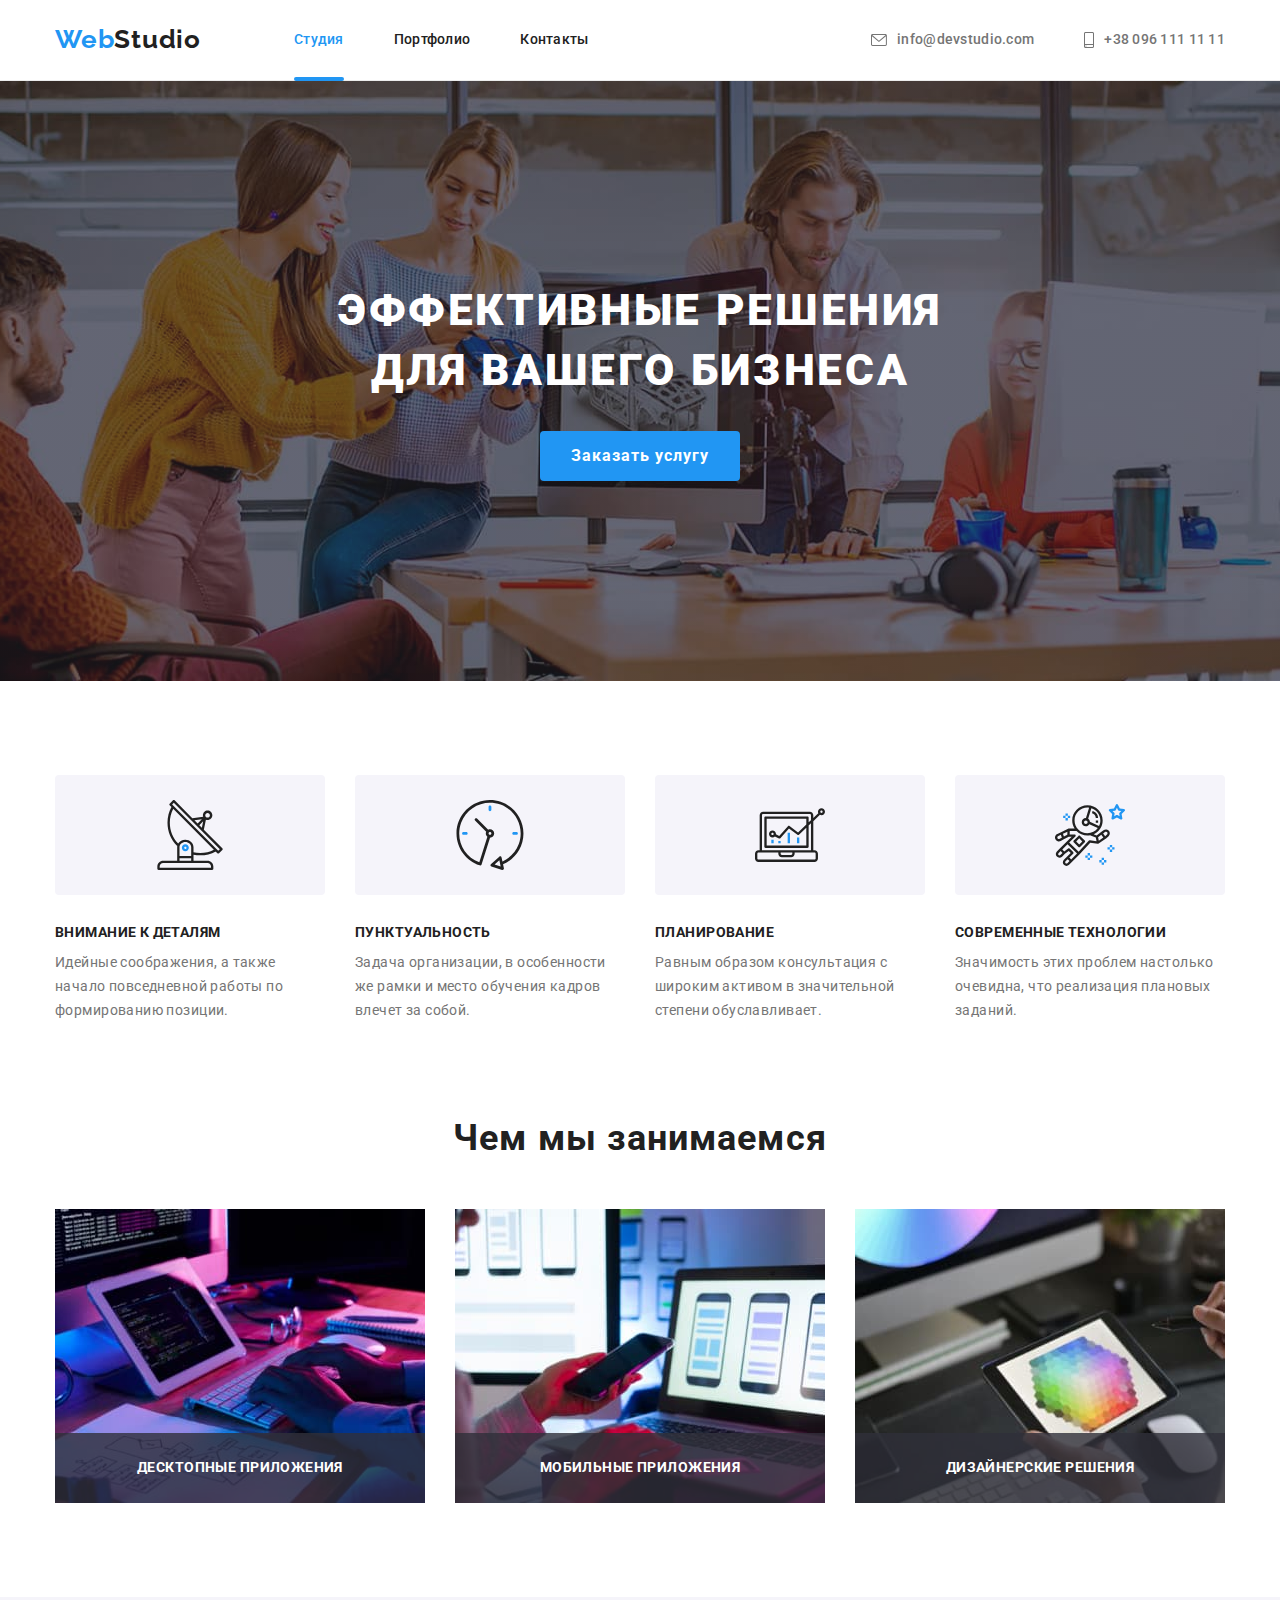
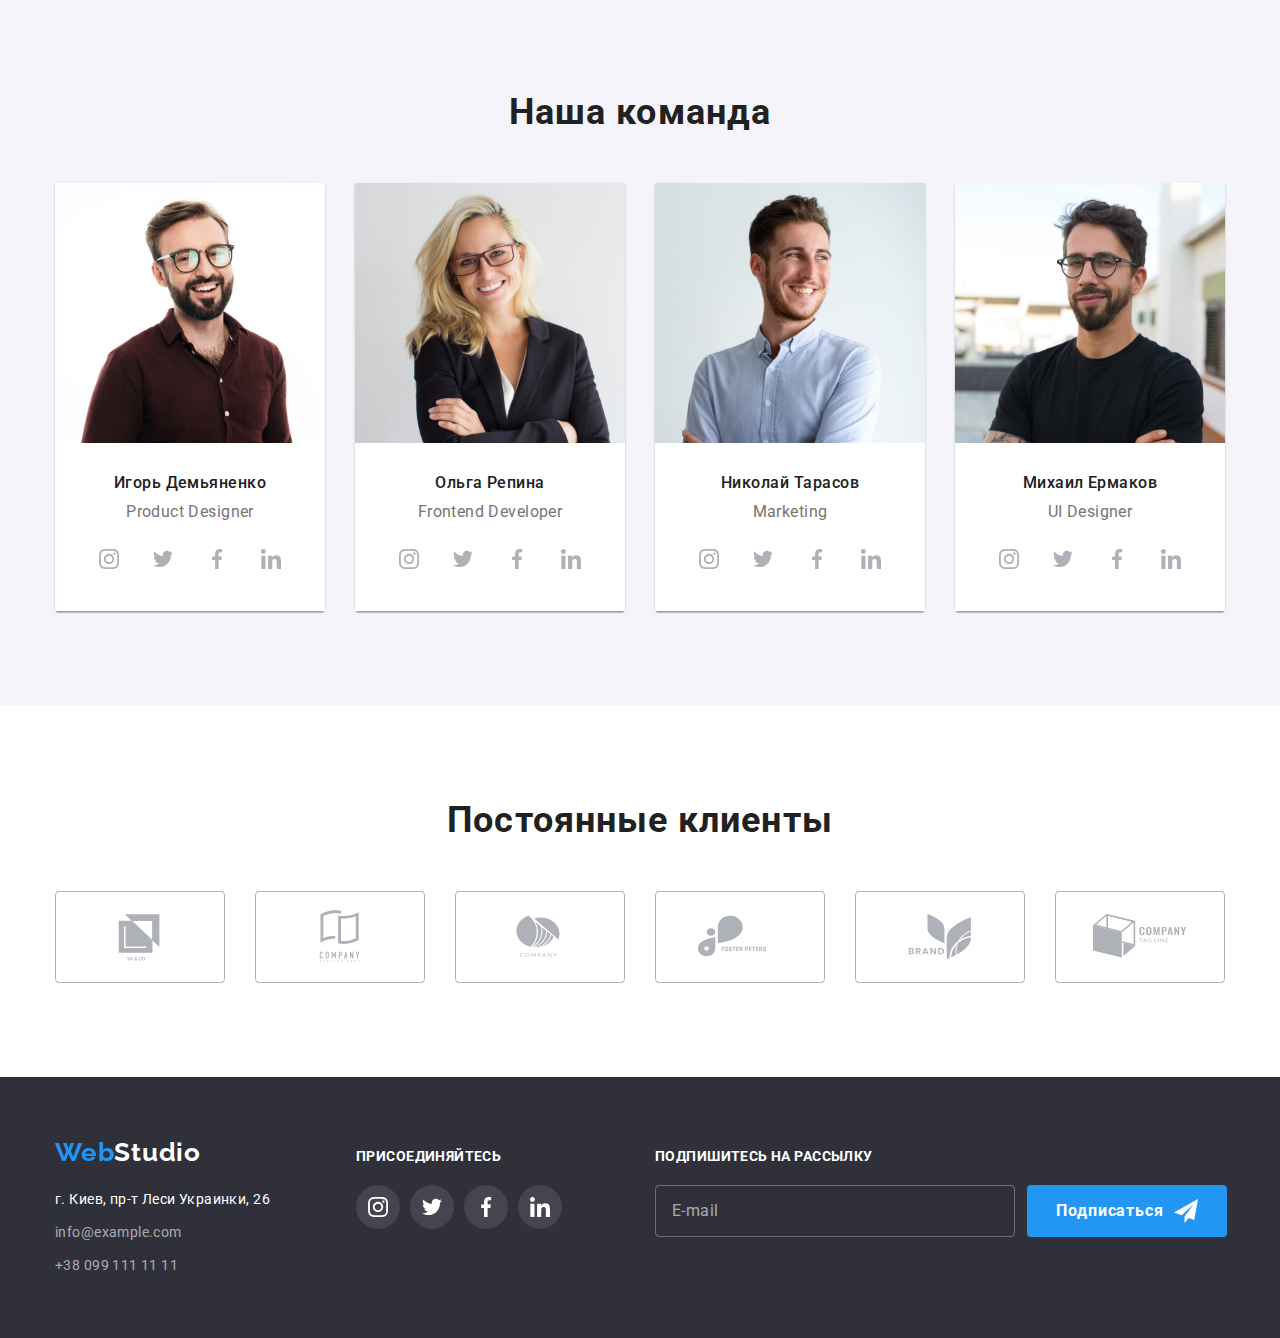
<file: index.html>
<!DOCTYPE html>
<html lang="ru">
  <head>
    <meta charset="UTF-8" />
    <meta http-equiv="X-UA-Compatible" content="IE=edge" />
    <meta name="viewport" content="width=device-width, initial-scale=1.0" />
    <title>Document</title>
    <link
      href="https://fonts.googleapis.com/css2?family=Raleway:wght@700&family=Roboto:wght@400;500;700;900&display=swap"
      rel="stylesheet"
    />
    <link
      rel="stylesheet"
      href="https://cdnjs.cloudflare.com/ajax/libs/modern-normalize/1.1.0/modern-normalize.min.css"
    />
    <link rel="stylesheet" href="./css/main.min.css" />
    <!-- <link rel="stylesheet" href="./css/styles.css" /> -->
  </head>

  <body>
    <header class="header">
      <div class="container header__container">
        <nav class="navigation">
          <a href="#" class="logo">Web<span class="header__logo--brightness-theme">Studio</span></a>
          <ul class="navigation__menu">
            <li class="navigation__item">
              <a href="#" class="navigation__link navigation__link--current">Студия</a>
            </li>
            <li class="navigation__item">
              <a href="./portfolio.html" target="_self" class="navigation__link">Портфолио</a>
            </li>
            <li class="navigation__item"><a href="" class="navigation__link">Контакты</a></li>
          </ul>
        </nav>
        <ul class="header__contacts">
          <li class="header__item">
            <a href="mailto:info@devstudio.com" class="header__link">
              <svg class="header__icon" width="16px" height="12px">
                <use href="./images/symbol-defs.svg#icon-envelope"></use>
              </svg>
              info@devstudio.com</a
            >
          </li>
          <li class="header__item">
            <a href="tel:+380961111111" class="header__link">
              <svg class="header__icon" width="10px" height="16px">
                <use href="./images/symbol-defs.svg#icon-smartphone"></use>
              </svg>
              +38 096 111 11 11</a
            >
          </li>
        </ul>
      </div>
    </header>
    <!-- HERO -->
    <section class="hero">
      <div class="container hero__container">
        <h1 class="hero__heading">Эффективные решения<br />для вашего бизнеса</h1>
        <button data-modal-open type="button" class="button hero__button">Заказать услугу</button>
      </div>
    </section>
    <!--OUR ADVANTAGES-->
    <section class="advantages">
      <!--the header should be hidden-->
      <div class="container">
        <h2 class="heading advantages__main-heading" aria-hidden="true" tabindex="-1">
          Наши преимущества
        </h2>
        <ul class="advantages__list">
          <li class="advantages__item">
            <div class="advantages__wrapper">
              <svg class="advantages__iconadvantages__icon" width="70px" height="70px">
                <use href="./images/symbol-defs.svg#icon-antenna"></use>
              </svg>
            </div>
            <h3 class="advantages__heading">Внимание к деталям</h3>
            <p class="advantages__text">
              Идейные соображения, а также начало повседневной работы по формированию позиции.
            </p>
          </li>
          <li class="advantages__item">
            <div class="advantages__wrapper">
              <svg class="advantages__icon" width="70px" height="70px">
                <use href="./images/symbol-defs.svg#icon-clock"></use>
              </svg>
            </div>
            <h3 class="advantages__heading">Пунктуальность</h3>
            <p class="advantages__text">
              Задача организации, в особенности же рамки и место обучения кадров влечет за собой.
            </p>
          </li>
          <li class="advantages__item">
            <div class="advantages__wrapper">
              <svg class="advantages__icon" width="70px" height="70px">
                <use href="./images/symbol-defs.svg#icon-diagram"></use>
              </svg>
            </div>
            <h3 class="advantages__heading">Планирование</h3>
            <p class="advantages__text">
              Равным образом консультация с широким активом в значительной степени обуславливает.
            </p>
          </li>
          <li class="advantages__item">
            <div class="advantages__wrapper">
              <svg class="advantages__icon" width="70px" height="70px">
                <use href="./images/symbol-defs.svg#icon-astronaut"></use>
              </svg>
            </div>
            <h3 class="advantages__heading">Современные технологии</h3>
            <p class="advantages__text">
              Значимость этих проблем настолько очевидна, что реализация плановых заданий.
            </p>
          </li>
        </ul>
      </div>
    </section>
    <!--OUR DOING-->
    <section class="our-doing">
      <div class="container">
        <h2 class="heading">Чем мы занимаемся</h2>
        <ul class="our-doing__list">
          <li class="our-doing__item">
            <a href="" class="our-doing__link"
              ><img
                class="no-gap"
                src="./images/hands-on-the-keyboard.jpg"
                alt="Руки на клавиатуре"
                width="370"
              />
              <p class="our-doing__description">Десктопные приложения</p></a
            >
          </li>
          <li class="our-doing__item">
            <a href="" class="our-doing__link"
              ><img
                class="no-gap"
                src="./images/phone-in-the-hand.jpg"
                alt="В руке телефон"
                width="370"
              />
              <p class="our-doing__description">Мобильные приложения</p></a
            >
          </li>
          <li class="our-doing__item">
            <a href="" class="our-doing__link"
              ><img
                class="no-gap"
                src="./images/tablet-in-the-hand.jpg"
                alt="В руке планшет"
                width="370"
              />
              <p class="our-doing__description">Дизайнерские решения</p></a
            >
          </li>
        </ul>
      </div>
    </section>
    <!--OUR TEAM-->
    <section class="our-team">
      <div class="container">
        <h2 class="heading">Наша команда</h2>
        <ul class="our-team__list">
          <li class="employee-card">
            <img class="no-gap" src="./images/ihor.jpg" alt="Фото Игоря" width="270" />
            <div class="employee-card__wrapper">
              <h3 class="heading employee-card__member">Игорь Демьяненко</h3>
              <p class="employee-card__position">Product Designer</p>
              <div class="employee-card__social-block">
                <a href="" class="employee-card__link">
                  <svg class="" width="20px" height="20px">
                    <use href="./images/symbol-defs.svg#icon-instagram"></use>
                  </svg> </a
                ><a href="" class="employee-card__link">
                  <svg class="" width="20px" height="20px">
                    <use href="./images/symbol-defs.svg#icon-twitter"></use>
                  </svg> </a
                ><a href="" class="employee-card__link">
                  <svg class="" width="20px" height="20px">
                    <use href="./images/symbol-defs.svg#icon-facebook"></use>
                  </svg> </a
                ><a href="" class="employee-card__link">
                  <svg class="" width="20px" height="20px">
                    <use href="./images/symbol-defs.svg#icon-linkedin"></use>
                  </svg>
                </a>
              </div>
            </div>
          </li>
          <li class="employee-card">
            <img class="no-gap" src="./images/olha.jpg" alt="Фото Ольги" width="270" />
            <div class="employee-card__wrapper">
              <h3 class="heading employee-card__member">Ольга Репина</h3>
              <p class="employee-card__position">Frontend Developer</p>
              <div class="employee-card__social-block">
                <a href="" class="employee-card__link">
                  <svg class="" width="20px" height="20px">
                    <use href="./images/symbol-defs.svg#icon-instagram"></use>
                  </svg> </a
                ><a href="" class="employee-card__link">
                  <svg class="" width="20px" height="20px">
                    <use href="./images/symbol-defs.svg#icon-twitter"></use>
                  </svg> </a
                ><a href="" class="employee-card__link">
                  <svg class="" width="20px" height="20px">
                    <use href="./images/symbol-defs.svg#icon-facebook"></use>
                  </svg> </a
                ><a href="" class="employee-card__link">
                  <svg class="" width="20px" height="20px">
                    <use href="./images/symbol-defs.svg#icon-linkedin"></use>
                  </svg>
                </a>
              </div>
            </div>
          </li>
          <li class="employee-card">
            <img class="no-gap" src="./images/nikolay.jpg" alt="Фото Николая" width="270" />
            <div class="employee-card__wrapper">
              <h3 class="heading employee-card__member">Николай Тарасов</h3>
              <p class="employee-card__position">Marketing</p>
              <div class="employee-card__social-block">
                <a href="" class="employee-card__link">
                  <svg class="" width="20px" height="20px">
                    <use href="./images/symbol-defs.svg#icon-instagram"></use>
                  </svg> </a
                ><a href="" class="employee-card__link">
                  <svg class="" width="20px" height="20px">
                    <use href="./images/symbol-defs.svg#icon-twitter"></use>
                  </svg> </a
                ><a href="" class="employee-card__link">
                  <svg class="" width="20px" height="20px">
                    <use href="./images/symbol-defs.svg#icon-facebook"></use>
                  </svg> </a
                ><a href="" class="employee-card__link">
                  <svg class="" width="20px" height="20px">
                    <use href="./images/symbol-defs.svg#icon-linkedin"></use>
                  </svg>
                </a>
              </div>
            </div>
          </li>
          <li class="employee-card">
            <img class="no-gap" src="./images/myhail.jpg" alt="Фото Михаила" width="270" />
            <div class="employee-card__wrapper">
              <h3 class="heading employee-card__member">Михаил Ермаков</h3>
              <p class="employee-card__position">UI Designer</p>
              <div class="employee-card__social-block">
                <a href="" class="employee-card__link">
                  <svg class="" width="20px" height="20px">
                    <use href="./images/symbol-defs.svg#icon-instagram"></use>
                  </svg> </a
                ><a href="" class="employee-card__link">
                  <svg class="" width="20px" height="20px">
                    <use href="./images/symbol-defs.svg#icon-twitter"></use>
                  </svg> </a
                ><a href="" class="employee-card__link">
                  <svg class="" width="20px" height="20px">
                    <use href="./images/symbol-defs.svg#icon-facebook"></use>
                  </svg> </a
                ><a href="" class="employee-card__link">
                  <svg class="" width="20px" height="20px">
                    <use href="./images/symbol-defs.svg#icon-linkedin"></use>
                  </svg>
                </a>
              </div>
            </div>
          </li>
        </ul>
      </div>
    </section>
    <!--CLIENTS-->
    <section class="clients">
      <div class="container">
        <h2 class="heading">Постоянные клиенты</h2>
        <ul class="clients-list">
          <li class="clients-list__item">
            <a href="" class="clients-list__link">
              <svg class="" width="106px" height="60px">
                <use href="./images/symbol-defs.svg#icon-logo-yaco"></use>
              </svg>
            </a>
          </li>
          <li class="clients-list__item">
            <a href="" class="clients-list__link">
              <svg class="" width="106px" height="60px">
                <use href="./images/symbol-defs.svg#icon-logo-taglinehere"></use>
              </svg>
            </a>
          </li>
          <li class="clients-list__item">
            <a href="" class="clients-list__link">
              <svg class="" width="106px" height="60px">
                <use href="./images/symbol-defs.svg#icon-logo-shell"></use>
              </svg>
            </a>
          </li>
          <li class="clients-list__item">
            <a href="" class="clients-list__link">
              <svg class="" width="106px" height="60px">
                <use href="./images/symbol-defs.svg#icon-logo-foster"></use>
              </svg>
            </a>
          </li>
          <li class="clients-list__item">
            <a href="" class="clients-list__link">
              <svg class="" width="106px" height="60px">
                <use href="./images/symbol-defs.svg#icon-logo-brand"></use>
              </svg>
            </a>
          </li>
          <li class="clients-list__item">
            <a href="" class="clients-list__link">
              <svg class="" width="106px" height="60px">
                <use href="./images/symbol-defs.svg#icon-logo-tagline-box"></use>
              </svg>
            </a>
          </li>
        </ul>
      </div>
    </section>
    <footer class="footer">
      <div class="container footer__container">
        <div class="footer__contacts">
          <a href="#" class="logo footer__logo"
            >Web<span class="footer__logo--brightness-theme">Studio</span></a
          >
          <address class="">
            <p class="footer__physical-address">г. Киев, пр-т Леси Украинки, 26</p>
            <ul class="">
              <li class="footer__item">
                <a href="mailto:info@example.com" class="footer__link">info@example.com</a>
              </li>
              <li class="footer__item">
                <a href="tel:+380991111111" class="footer__link">+38 099 111 11 11</a>
              </li>
            </ul>
          </address>
        </div>
        <div class="social-block">
          <p class="social-block__urge">присоединяйтесь</p>
          <div class="social-block__wrapper">
            <a href="" class="social-block__link">
              <svg class="" width="20px" height="20px">
                <use href="./images/symbol-defs.svg#icon-instagram"></use>
              </svg> </a
            ><a href="" class="social-block__link">
              <svg class="" width="20px" height="20px">
                <use href="./images/symbol-defs.svg#icon-twitter"></use>
              </svg> </a
            ><a href="" class="social-block__link">
              <svg class="" width="20px" height="20px">
                <use href="./images/symbol-defs.svg#icon-facebook"></use>
              </svg> </a
            ><a href="" class="social-block__link">
              <svg class="" width="20px" height="20px">
                <use href="./images/symbol-defs.svg#icon-linkedin"></use>
              </svg>
            </a>
          </div>
        </div>

        <form action="" class="form-connection">
          <label class="form-connection__label" for="footer-mail">Подпишитесь на рассылку</label>
          <div class="form-connection__wrapper">
            <input
              class="form-connection__input"
              type="email"
              id="footer-mail"
              placeholder="E-mail"
              name="user-email"
            />
            <button class="button form-connection__button" type="submit">
              Подписаться<svg class="form-connection__button--icon" width="24px" height="24px">
                <use href="./images/symbol-defs.svg#icon-paper-plane"></use>
              </svg>
            </button>
          </div>
        </form>
      </div>
    </footer>

    <div data-modal class="backdrop is-hidden">
      <div class="modal">
        <button data-modal-close class="modal__close">
          <svg width="18px" height="18px">
            <use href="./images/symbol-defs.svg#icon-close-black"></use>
          </svg>
        </button>
        <p class="modal__urge">Оставьте свои данные, мы вам перезвоним</p>
        <form action="">
          <div class="modal__form-fild">
            <label class="modal__label" for="name">Имя</label>
            <input class="modal__input" type="text" name="user-name" id="name" />
            <svg class="modal__icon" width="18px" height="18px">
              <use href="./images/symbol-defs.svg#icon-person-afro"></use>
            </svg>
          </div>

          <div class="modal__form-fild">
            <label class="modal__label" for="phone">Телефон</label>
            <input class="modal__input" type="tel" name="user-phone" id="phone" />
            <svg class="modal__icon" width="18px" height="18px">
              <use href="./images/symbol-defs.svg#icon-phone-black"></use>
            </svg>
          </div>

          <div class="modal__form-fild">
            <label class="modal__label" for="mail">Почта</label>
            <input class="modal__input" type="email" name="user-email" id="mail" />
            <svg class="modal__icon" width="18px" height="18px">
              <use href="./images/symbol-defs.svg#icon-email-black"></use>
            </svg>
          </div>

          <div class="modal__form-fild modal__form-fild--add-comment">
            <label class="modal__label" for="add">Комментарий</label>
            <textarea
              class="modal__textarea"
              name="additional"
              id="add"
              cols="30"
              rows="10"
              placeholder="Введите текст"
            ></textarea>
          </div>

          <div class="acceptance-box">
            <label class="acceptance-box__label">
              <input class="acceptance-box__input" type="checkbox" name="acceptance" />
              <!-- <span class="box"></span> -->
              <svg
                class="acceptance-box__svg acceptance-box__svg--non-checked"
                width="16px"
                height="15px"
              >
                <use href="./images/symbol-defs.svg#icon-border"></use>
              </svg>
              <svg
                class="acceptance-box__svg acceptance-box__svg--checked"
                width="16px"
                height="15px"
              >
                <use href="./images/symbol-defs.svg#icon-check"></use>
              </svg>
              Соглашаюсь с рассылкой и принимаю
              <a class="acceptance-box__link" href="">Условия договора</a></label
            >
          </div>

          <button class="button modal__button" type="submit">Отправить</button>
        </form>
      </div>
    </div>

    <script src="./js/modal.js"></script>
  </body>
</html>
</file>
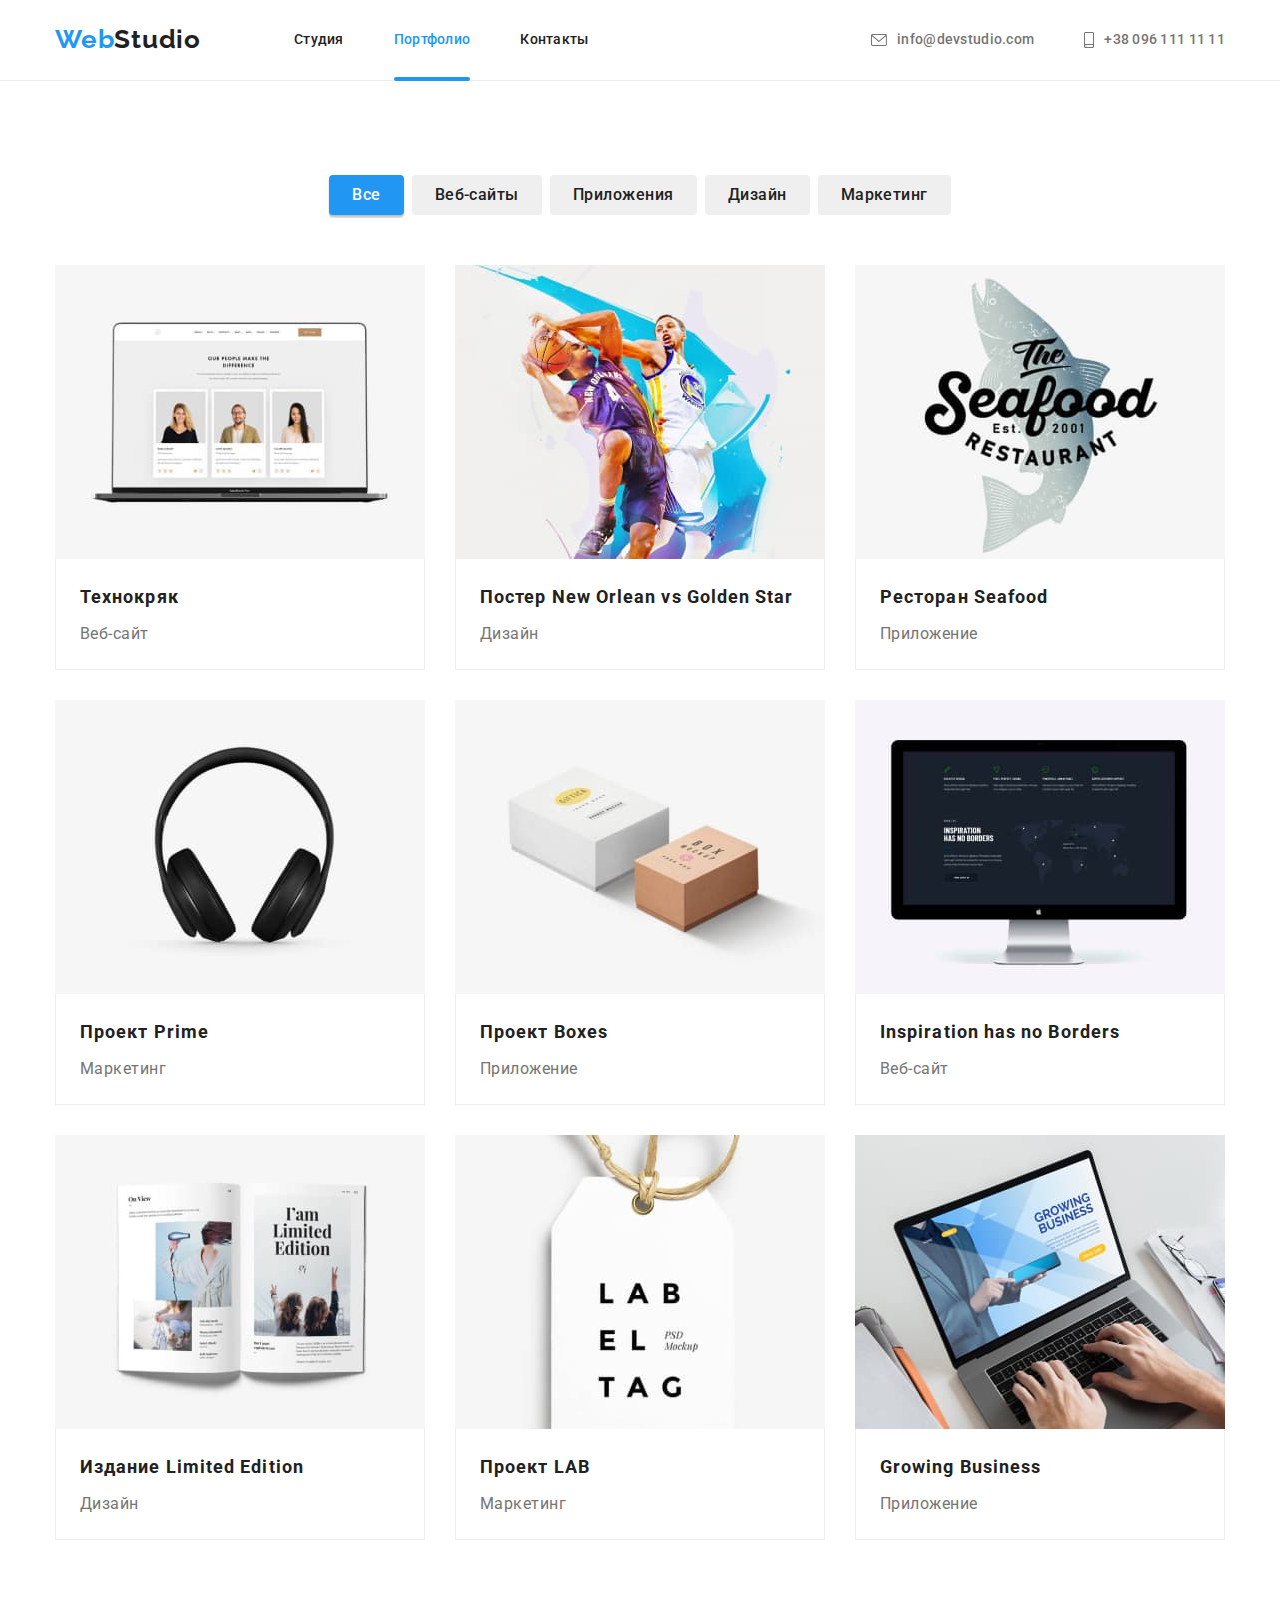
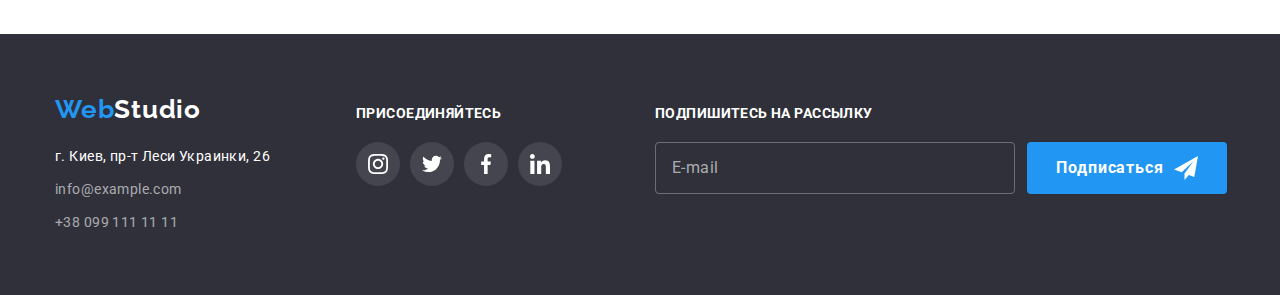
<file: portfolio.html>
<!DOCTYPE html>
<html lang="en">
  <head>
    <meta charset="UTF-8" />
    <meta http-equiv="X-UA-Compatible" content="IE=edge" />
    <meta name="viewport" content="width=device-width, initial-scale=1.0" />
    <title>Document</title>
    <link
      href="https://fonts.googleapis.com/css2?family=Raleway:wght@700&family=Roboto:wght@400;500;700;900&display=swap"
      rel="stylesheet"
    />
    <link
      rel="stylesheet"
      href="https://cdnjs.cloudflare.com/ajax/libs/modern-normalize/1.1.0/modern-normalize.min.css"
    />
    <link rel="stylesheet" href="./css/main.min.css" />
    <!-- <link rel="stylesheet" href="./css/styles.css" /> -->
  </head>

  <body>
    <header class="header">
      <div class="container header__container">
        <nav class="navigation">
          <a href="#" class="logo">Web<span class="header__logo--brightness-theme">Studio</span></a>
          <ul class="navigation__menu">
            <li class="navigation__item">
              <a href="./index.html" class="navigation__link">Студия</a>
            </li>
            <li class="navigation__item">
              <a href="#" target="_self" class="navigation__link navigation__link--current"
                >Портфолио</a
              >
            </li>
            <li class="navigation__item"><a href="" class="navigation__link">Контакты</a></li>
          </ul>
        </nav>
        <ul class="header__contacts">
          <li class="header__item">
            <a href="mailto:info@devstudio.com" class="header__link">
              <svg class="header__icon" width="16px" height="12px">
                <use href="./images/symbol-defs.svg#icon-envelope"></use>
              </svg>
              info@devstudio.com</a
            >
          </li>
          <li class="header__item">
            <a href="tel:+380961111111" class="header__link">
              <svg class="header__icon" width="10px" height="16px">
                <use href="./images/symbol-defs.svg#icon-smartphone"></use>
              </svg>
              +38 096 111 11 11</a
            >
          </li>
        </ul>
      </div>
    </header>
    <main>
      <section>
        <div class="container portfolio">
          <!--the header should be hidden-->
          <h1 class="heading portfolio__main-headimg" aria-hidden="true" tabindex="-1">
            Примеры работ
          </h1>
          <ul class="filter">
            <li class="filter__item">
              <button type="button" class="filter__button filter__button--current">Все</button>
            </li>
            <li class="filter__item">
              <button type="button" class="filter__button">Веб-сайты</button>
            </li>
            <li class="filter__item">
              <button type="button" class="filter__button">Приложения</button>
            </li>
            <li class="filter__item">
              <button type="button" class="filter__button">Дизайн</button>
            </li>
            <li class="filter__item">
              <button type="button" class="filter__button">Маркетинг</button>
            </li>
          </ul>
          <ul class="examples">
            <li class="examples__item">
              <a class="examples__link" href="">
                <div class="examples__thumb">
                  <img
                    class="examples__img"
                    src="./images/laptop-with-photos.jpg"
                    alt="Ноутбук с фотографиями на экране"
                    width="370"
                  />
                  <div class="examples__description-wrapper">
                    <p class="examples__description">
                      Ресурс предлагает комплексные предложения с разным уровнем функционала и
                      сервисов. Все это позволит посетителю получить исчерпывающие сведения о
                      компании или частном лице.
                    </p>
                  </div>
                </div>
                <div class="examples__wrapper">
                  <h2 class="examples__heading">Технокряк</h2>
                  <p class="examples__work-type">Веб-сайт</p>
                </div>
              </a>
            </li>
            <li class="examples__item">
              <a class="examples__link" href=""
                ><div class="examples__thumb">
                  <img
                    class="examples__img"
                    src="./images/nba-players.jpg"
                    alt="Баскетболисты"
                    width="370"
                  />
                  <div class="examples__description-wrapper">
                    <p class="examples__description">
                      Ресурс предлагает комплексные предложения с разным уровнем функционала и
                      сервисов. Все это позволит посетителю получить исчерпывающие сведения о
                      компании или частном лице.
                    </p>
                  </div>
                </div>
                <div class="examples__wrapper">
                  <h2 class="examples__heading">Постер New Orlean vs Golden Star</h2>
                  <p class="examples__work-type">Дизайн</p>
                </div>
              </a>
            </li>
            <li class="examples__item">
              <a class="examples__link" href=""
                ><div class="examples__thumb">
                  <img
                    class="examples__img"
                    src="./images/fish-shade.jpg"
                    alt="Эмблема ресторана с силуэтом рыбы"
                    width="370"
                  />
                  <div class="examples__description-wrapper">
                    <p class="examples__description">
                      Ресурс предлагает комплексные предложения с разным уровнем функционала и
                      сервисов. Все это позволит посетителю получить исчерпывающие сведения о
                      компании или частном лице.
                    </p>
                  </div>
                </div>
                <div class="examples__wrapper">
                  <h2 class="examples__heading">Ресторан Seafood</h2>
                  <p class="examples__work-type">Приложение</p>
                </div>
              </a>
            </li>
            <li class="examples__item">
              <a class="examples__link" href=""
                ><div class="examples__thumb">
                  <img
                    class="examples__img"
                    src="./images/earphones.jpg"
                    alt="Наушники"
                    width="370"
                  />
                  <div class="examples__description-wrapper">
                    <p class="examples__description">
                      Ресурс предлагает комплексные предложения с разным уровнем функционала и
                      сервисов. Все это позволит посетителю получить исчерпывающие сведения о
                      компании или частном лице.
                    </p>
                  </div>
                </div>
                <div class="examples__wrapper">
                  <h2 class="examples__heading">Проект Prime</h2>
                  <p class="examples__work-type">Маркетинг</p>
                </div>
              </a>
            </li>
            <li class="examples__item">
              <a class="examples__link" href=""
                ><div class="examples__thumb">
                  <img
                    class="examples__img"
                    src="./images/boxes.jpg"
                    alt="Картонные коробки"
                    width="370"
                  />
                  <div class="examples__description-wrapper">
                    <p class="examples__description">
                      Ресурс предлагает комплексные предложения с разным уровнем функционала и
                      сервисов. Все это позволит посетителю получить исчерпывающие сведения о
                      компании или частном лице.
                    </p>
                  </div>
                </div>
                <div class="examples__wrapper">
                  <h2 class="examples__heading">Проект Boxes</h2>
                  <p class="examples__work-type">Приложение</p>
                </div>
              </a>
            </li>
            <li class="examples__item">
              <a class="examples__link" href=""
                ><div class="examples__thumb">
                  <img
                    class="examples__img"
                    src="./images/monitor.jpg"
                    alt="Большой монитор"
                    width="370"
                  />
                  <div class="examples__description-wrapper">
                    <p class="examples__description">
                      Ресурс предлагает комплексные предложения с разным уровнем функционала и
                      сервисов. Все это позволит посетителю получить исчерпывающие сведения о
                      компании или частном лице.
                    </p>
                  </div>
                </div>
                <div class="examples__wrapper">
                  <h2 class="examples__heading">Inspiration has no Borders</h2>
                  <p class="examples__work-type">Веб-сайт</p>
                </div>
              </a>
            </li>
            <li class="examples__item">
              <a class="examples__link" href=""
                ><div class="examples__thumb">
                  <img class="examples__img" src="./images/magazine.jpg" alt="Журнал" width="370" />
                  <div class="examples__description-wrapper">
                    <p class="examples__description">
                      Ресурс предлагает комплексные предложения с разным уровнем функционала и
                      сервисов. Все это позволит посетителю получить исчерпывающие сведения о
                      компании или частном лице.
                    </p>
                  </div>
                </div>
                <div class="examples__wrapper">
                  <h2 class="examples__heading">Издание Limited Edition</h2>
                  <p class="examples__work-type">Дизайн</p>
                </div>
              </a>
            </li>
            <li class="examples__item">
              <a class="examples__link" href=""
                ><div class="examples__thumb">
                  <img class="examples__img" src="./images/label.jpg" alt="Этикетка" width="370" />
                  <div class="examples__description-wrapper">
                    <p class="examples__description">
                      Ресурс предлагает комплексные предложения с разным уровнем функционала и
                      сервисов. Все это позволит посетителю получить исчерпывающие сведения о
                      компании или частном лице.
                    </p>
                  </div>
                </div>
                <div class="examples__wrapper">
                  <h2 class="examples__heading">Проект LAB</h2>
                  <p class="examples__work-type">Маркетинг</p>
                </div>
              </a>
            </li>
            <li class="examples__item">
              <a class="examples__link" href=""
                ><div class="examples__thumb">
                  <img
                    class="examples__img"
                    src="./images/hands-on-laptop.jpg"
                    alt="Руки на ноутбуке"
                    width="370"
                  />
                  <div class="examples__description-wrapper">
                    <p class="examples__description">
                      Ресурс предлагает комплексные предложения с разным уровнем функционала и
                      сервисов. Все это позволит посетителю получить исчерпывающие сведения о
                      компании или частном лице.
                    </p>
                  </div>
                </div>
                <div class="examples__wrapper">
                  <h2 class="examples__heading">Growing Business</h2>
                  <p class="examples__work-type">Приложение</p>
                </div>
              </a>
            </li>
          </ul>
        </div>
      </section>
    </main>
    <footer class="footer">
      <div class="container footer__container">
        <div class="footer__contacts">
          <a href="#" class="logo footer__logo"
            >Web<span class="footer__logo--brightness-theme">Studio</span></a
          >
          <address class="">
            <p class="footer__physical-address">г. Киев, пр-т Леси Украинки, 26</p>
            <ul class="">
              <li class="footer__item">
                <a href="mailto:info@example.com" class="footer__link">info@example.com</a>
              </li>
              <li class="footer__item">
                <a href="tel:+380991111111" class="footer__link">+38 099 111 11 11</a>
              </li>
            </ul>
          </address>
        </div>
        <div class="social-block">
          <p class="social-block__urge">присоединяйтесь</p>
          <div class="social-block__wrapper">
            <a href="" class="social-block__link">
              <svg class="" width="20px" height="20px">
                <use href="./images/symbol-defs.svg#icon-instagram"></use>
              </svg> </a
            ><a href="" class="social-block__link">
              <svg class="" width="20px" height="20px">
                <use href="./images/symbol-defs.svg#icon-twitter"></use>
              </svg> </a
            ><a href="" class="social-block__link">
              <svg class="" width="20px" height="20px">
                <use href="./images/symbol-defs.svg#icon-facebook"></use>
              </svg> </a
            ><a href="" class="social-block__link">
              <svg class="" width="20px" height="20px">
                <use href="./images/symbol-defs.svg#icon-linkedin"></use>
              </svg>
            </a>
          </div>
        </div>

        <form action="" class="form-connection">
          <label class="form-connection__label" for="footer-mail">Подпишитесь на рассылку</label>
          <div class="form-connection__wrapper">
            <input
              class="form-connection__input"
              type="email"
              id="footer-mail"
              placeholder="E-mail"
              name="user-email"
            />
            <button class="button form-connection__button" type="submit">
              Подписаться<svg class="form-connection__button--icon" width="24px" height="24px">
                <use href="./images/symbol-defs.svg#icon-paper-plane"></use>
              </svg>
            </button>
          </div>
        </form>
      </div>
    </footer>
  </body>
</html>
</file>
<file: css/styles.css>
/*
main-text-color: #757575
hedings-text-color: #212121
accent-text-color: #2196F3
white-text-color: #FFFFFF
white-text-color-footer: rgba(255, 255, 255, 0.6)
main-background-color: #E5E5E5
secondary-background-color: #F5F4FA
footer/hero-background-color: #2F303A
white-background-color: #FFFFFF
*/
:root {
  --interim-heading-color: #212121;
  --accent-color: #2196f3;
  --logo-color: #2196f3;
  --white-color: #ffffff;
  --main-text-color: #757575;
  --black-color: #212121;
  --hero-footer-color: #2f303a;
  --our-team-bgc: #f5f4fa;
  --footer-links-color: rgba(255, 255, 255, 0.6);
  --button-accent-color: #188ce8;
  --hero-border-color: #ececec;
  --button-border: border: 1px solid transparent;
  --button-border-radius: border-radius: 4px;
  --examples-berder-color: #EEEEEE;
  --header-border-color: #ECECEC;
  --icons-color: #AFB1B8;
  --animation-time: 250ms;
  --animation-time-distribution: cubic-bezier(0.4, 0, 0.2, 1);
}

/* general rules */

html {
  box-sizing: border-box;
}

*,
*::before,
*::after {
  box-sizing: inherit;
}

body {
  background-color: var(--white-color);
  color: var(--main-text-color);
  font-family: 'Roboto', sans-serif;
  font-size: 14px;
  line-height: 1.71;
  letter-spacing: 0.03em;
}

.heading--visually-hidden {
  position: absolute;
  white-space: nowrap;
  width: 1px;
  height: 1px;
  overflow: hidden;
  border: 0;
  padding: 0;
  clip: rect(0 0 0 0);
  clip-path: inset(50%);
  margin: -1px;
}

.container {
  width: 1200px;
  padding: 0 15px;
  margin: 0 auto;
}

a {
  text-decoration: none;
}

address {
  font-style: normal;
}

ul {
  list-style: none;
  padding: 0;
  margin: 0;
}

.heading {
  margin: 0;
  margin-bottom: 50px;
  text-align: center;

  color: var(--interim-heading-color);
  font-weight: 700;
  font-size: 36px;
  line-height: 1.17;
  letter-spacing: 0.03em;
}

.no-gap{
  display: block;
}

.button{
  min-width: 200px;
  padding-top: 9px;
  padding-bottom: 9px;
  cursor: pointer;
  
  font-family: inherit;
  font-weight: 700;
  font-size: 16px;
  line-height: 1.88;
  letter-spacing: 0.06em;

  color: var(--white-color);
  background-color: var(--accent-color);
  border: 1px solid transparent;
  border-radius: 4px;

  transition: background var(--animation-time) var(--animation-time-distribution);
}

.button:hover,
.button:focus{
  background: var(--button-accent-color);
}


/* general rules */

/*Logo*/

.logo {
  display: block;
  margin-right: 93px;

  color: var(--logo-color);
  font-family: 'Raleway', sans-serif;
  font-weight: 700;
  font-size: 26px;
  line-height: 1.2;
  letter-spacing: 0.03em;
  text-decoration: none;
}

.header__logo--brightness-theme {
  color: var(--black-color);
  background-color: var(--white-color);
}

.basement__logo--brightness-theme {
  color: var(--white-color);
}

.page-header{
  border-bottom: 1px solid var(--header-border-color);
}

/*Logo*/

/*site-nav*/

.page-header__container{
  display: flex;
}

.navigation{
  display: flex;
  align-items: center;
}

.navigation__menu{
  display: flex;
}

.navigation__item:not(:last-child){
  margin-right: 50px;
}

.navigation__link {
  display: block;
  position: relative;
  padding-top: 32px;
  padding-bottom: 32px;

  color: var(--black-color);
  font-weight: 500;
  line-height: 1.14;
  letter-spacing: 0.02em;

  transition: color var(--animation-time) var(--animation-time-distribution);
}

.navigation__link:hover,
.navigation__link:focus {
  color: var(--accent-color);
}

.navigation__link--current {
  color: var(--accent-color);
}

.navigation__link--current::after{
  position: absolute;
  content: '';
  height: 4px;
  width: 100%;
  left: 0;
  bottom: -1px;
  background-size: contain;
  background-color: var(--accent-color);
  border-radius: 2px;
}

.page-header__contacts{
  display: flex;
  margin-left: auto;
}

.page-header__item:not(:last-child){
  margin-right: 50px;
}

.page-header__link {
  display: flex;
  padding-top: 32px;
  padding-bottom: 32px;
  align-items: center;

  color: var(--main-text-color);
  font-weight: 500;
  line-height: 1.14;
  letter-spacing: 0.02em;

  transition: color var(--animation-time) var(--animation-time-distribution);
}

.page-header__link:hover,
.page-header__link:focus {
  color: var(--accent-color);
}

.page-header__icon {
  margin-right: 10px;
  fill: currentColor;
}

.hero__container {
  text-align: center;
}

.hero{
  max-width: 1600px;
  padding-top: 200px;
  padding-bottom: 200px;
  margin-left: auto;
  margin-right: auto;
  
  background-image: linear-gradient(to right, rgba(47, 48, 58, 0.4), rgba(47, 48, 58, 0.4)),
  url(../images/bg-img-main-page.jpg);
  background-repeat: no-repeat;
  background-position: center;
  background-size: cover;
}

.hero,
.basement {
  background-color: #2f303a;
}

/*footer*/

.basement__physical-address {
  margin-top: 0;
  margin-bottom: 9px;

  color: var(--white-color);
  font-style: normal;
}

.basement__container {
  padding-top: 60px;
  padding-bottom: 60px;
  display: flex;
}

.basement__link {
  color: var(--footer-links-color);

  transition: color var(--animation-time) var(--animation-time-distribution);
}

.basement__item:not(:last-child){
  margin-bottom: 9px;
}

.basement__link:hover,
.basement__link:focus {
  color: var(--accent-color);
}
.basement__logo {
  margin-bottom: 20px;
}

.social-block{
  margin-left: 70px;
  padding-top: 12px;
}

.social-block__link{
  display: flex;
  width: 44px;
  height: 44px;
  justify-content: center;
  align-items: center;
  background-color: rgba(255, 255, 255, 0.1);
  fill: var(--white-color);
  border-radius: 50%;
  transition: background-color var(--animation-time) var(--animation-time-distribution);
}

.social-block__link:not(:last-child){
  margin-right: 10px;
}

.social-block__link:hover,
.social-block__link:focus{
  background-color: var(--accent-color);
}

.social-block__urge{
  margin-top: 0;
  margin-bottom: 20px;
  color: var(--white-color);
  font-weight: 700;
  line-height: 1.14;
  text-transform: uppercase;
}

.social-block__wrapper{
  display: flex;
  justify-content: center;
}

.form-connection{
  margin-left: 93px;
  padding-top: 12px;
  color: var(--white-color);
  font-weight: 700;
  line-height: 1.14;
  text-transform: uppercase;
}

.form-connection__label {
  display: block;
  margin-bottom: 20px;
}

.form-connection__input {
  margin-right: 12px;
  min-width: 360px;
  padding: 15px 0px 15px 16px;

  font-weight: 400;
  font-size: 16px;
  line-height: 1.25;
  letter-spacing: 0.03em;

  color: var(--footer-links-color);

  background-color: transparent;
  border-radius: 4px;
  border: 1px solid rgba(255, 255, 255, 0.3);
  outline: none;

  transition: border-color var(--animation-time) var(--animation-time-distribution);
}

.form-connection__input:focus{
  border-color: var(--accent-color);
}

.form-connection__input::placeholder{
 font-weight: 400;
  font-size: 16px;
  line-height: 1.25;
  letter-spacing: 0.03em;

  color: var(--footer-links-color); 
}

.form-connection__button{
  display: flex;
  align-items: center;
  justify-content: center;
}

.form-connection__button--icon {
  margin-left: 10px;
}

.form-connection__wrapper {
  display: flex;
}

/*hero*/

.hero__heading {
  margin: 0px 0px 30px 0px;

  color: var(--white-color);
  font-weight: 900;
  font-size: 44px;
  line-height: 1.36;
  text-align: center;
  letter-spacing: 0.06em;
  text-transform: uppercase;
}

/*advantages*/

.advantages{
  padding-top: 94px;
  padding-bottom: 94px;
}

.advantages__heading {
  margin-bottom: 10px;
  text-align: left;

  color: var(--black-color);
  font-size: 14px;
  line-height: 1.14;
  text-transform: uppercase;
}

.advantages__list {
  display: flex;
  margin-left: -30px;
}

.advantages__item {
  flex-basis: calc((100% - 90px)/4);
  margin-left: 30px;
}

.advantages__wrapper{
  display: flex;
  align-items: center;
  justify-content: center;
  height: 120px;
  margin-bottom: 30px;
  
  background-color: #F5F4FA;
  border-radius: 4px;
}

.advantages__text {
  margin: 0;
}

/* ----- icons with a help of BEFORE/AFTER just trying ----- */

/* .advantages-list .item::before{
  display: block;
  content: "";
  height: 120px;
  margin-bottom: 30px;
  background-repeat: no-repeat;
  background-position: center;
  background-size: 70px 70px;

  background-color: #F5F4FA;
  border-radius: 4px;
}

.advantages-details::before{
  background-image: url(../images/antenna.svg);
}

.advantages-punctuality::before{
  background-image: url(../images/clock.svg);
}

.advantages-planing::before{
  background-image: url(../images/diagram.svg);
}

.advantages-technology::before{
  background-image: url(../images/astronaut.svg);
} */

/* our doing */

.our-doing {
  padding-bottom: 94px;

}

.our-doing__item {
  margin-left: 30px;
  flex-basis: calc((100% - 60px)/3);
}

.our-doing__list {
  display: flex;
  margin-left: -30px;
}

.our-doing__link {
  position: relative;
  display: block;
  box-sizing: content-box;
}

.our-doing__description{
  position: absolute;
  bottom: 0;
  left: 0;
  width: 100%;
  margin: 0;
  padding-top: 27px;
  padding-bottom: 27px;

  font-style: normal;
  font-weight: 700;
  line-height: 1.14;
  text-align: center;
  text-transform: uppercase;

  color: var(--white-color);
  background: rgba(47, 48, 58, 0.8);
}

/* our doing */

/*our team*/

.our-team {
  padding-top: 94px;
  padding-bottom: 94px;

  background-color: var(--our-team-bgc);
}

.our-team__list{
  display: flex;
  margin-left: -30px;

}

.employee-card__member {
  margin-bottom: 10px;
  font-weight: 500;
  font-size: 16px;
  line-height: 1.19;
  text-align: center;
}

.employee-card__wrapper {
  padding-top: 30px;
  padding-bottom: 30px;
  background-color: var(--white-color);
}

.employee-card__position {
  padding: 0;
  margin-left: 0;
  margin-right: 0;
  margin-top: 0;
  margin-bottom: 16px;
  text-align: center;

  font-size: 16px;
  line-height: 1.19;
}

.employee-card {
  display: block;
  margin-left: 30px;
  flex-basis: calc((100% - 90px)/4);

  box-shadow: 0px 1px 3px rgba(0, 0, 0, 0.12), 
  0px 1px 1px rgba(0, 0, 0, 0.14), 
  0px 2px 1px rgba(0, 0, 0, 0.2);
  border-radius: 0px 0px 4px 4px;
}

.our-team__item:nth-child(4n){
  margin-right: 0;
}

.employee-card__social-block{
  display: flex;
  justify-content: center;
}

.employee-card__link{
  display: flex;
  width: 44px;
  height: 44px;
  justify-content: center;
  align-items: center;
  fill: var(--icons-color);
  border-radius: 50%;

  transition: background-color var(--animation-time) var(--animation-time-distribution), fill var(--animation-time) var(--animation-time-distribution);
}

.employee-card__link:not(:last-child){
  margin-right: 10px;
}

.employee-card__link:hover,
.employee-card__link:focus{
  background-color: var(--accent-color);
  fill: var(--white-color);
}

/* OUR CLIENTS */
.clients {
  padding-top: 94px;
  padding-bottom: 94px;
}

.clients-list {
  display: flex;
  flex-wrap: wrap;
  margin-left: -30px;
  margin-top: -30px;
}

.clients-list__item {
  flex-basis: calc((100% - 180px) / 6);
  margin-left: 30px;
  margin-top: 30px;
}

.clients-list__link{
  display: flex;
  height: 92px;
  justify-content: center;
  align-items: center;
  background-position: center;
  
  border: 1px solid var(--icons-color);
  border-radius: 4px;
  fill: var(--icons-color);

  transition: background-color var(--animation-time) var(--animation-time-distribution), fill var(--animation-time) var(--animation-time-distribution);
}

.clients-list__link:hover,
.clients-list__link:focus{
  border-color: var(--accent-color);
  fill: var(--accent-color);
}

/*portfolio filter*/

.filter{
  display: flex;
  margin-bottom: 50px;
  justify-content: center;
}

.filter__button {
  padding: 6px 22px;

  color: var(--interim-heading-color);
  font-family: inherit;
  font-style: inherit;
  font-weight: 500;
  font-size: 16px;
  line-height: 1.6;
  letter-spacing: 0.03em;
  cursor: pointer;
  border: 1px solid transparent;
  border-radius: 4px;

  transition: color var(--animation-time) var(--animation-time-distribution), background-color var(--animation-time) var(--animation-time-distribution), box-shadow var(--animation-time) var(--animation-time-distribution);
}

.filter__item:not(:last-child) {
  margin-right: 8px;
}

.filter__button:hover,
.filter__button:focus,
.filter__button--current {
  color: var(--white-color);
  background-color: var(--accent-color);

  box-shadow: 0px 3px 1px rgba(0, 0, 0, 0.1), 
  0px 1px 2px rgba(0, 0, 0, 0.08), 
  0px 2px 2px rgba(0, 0, 0, 0.12);
}

/*portfolio work examples*/

.portfolio{
  padding-top: 94px;
  padding-bottom: 94px;
}

.examples__heading {
  margin-top: 0;
  margin-bottom: 4px;
  text-align: left;

  color: var(--black-color);
  font-size: 18px;
  line-height: 2;
  letter-spacing: 0.06em;
}

.examples {
  display: flex;
  flex-wrap: wrap;
  margin-top: -30px;
  margin-left: -30px;
}

.examples__work-type {
  margin: 0;

  font-family: 'Roboto', sans-serif;
  color: var(--main-text-color);
  font-size: 16px;
  line-height: 1.88;
  letter-spacing: 0.03em;
}

.examples__img{
  display: block;
  width: 100%;
}

.examples__link{
  display: block;
  text-decoration: none;

  transition: box-shadow var(--animation-time) var(--animation-time-distribution);
}

.examples__item {
  display: block;
  flex-basis: calc((100% - 90px)/3);
  margin-left: 30px;
  margin-top: 30px;
}

.examples__link:hover,
.examples__link:focus{
  box-shadow: 0px 1px 1px rgba(0, 0, 0, 0.12), 
  0px 4px 4px rgba(0, 0, 0, 0.06), 
  1px 4px 6px rgba(0, 0, 0, 0.16);
}

.examples__link:hover .examples__description-wrapper,
.examples__link:focus .examples__description-wrapper {
  opacity: 1;
  transform: translateY(0);
}

.examples__wrapper{
  padding-top: 20px;
  padding-left: 24px;
  padding-bottom: 20px;
  padding-right: 24px;
  border-bottom: 1px solid var(--examples-berder-color);
  border-left: 1px solid var(--examples-berder-color);
  border-right: 1px solid var(--examples-berder-color);
}

.examples__thumb {
  position: relative;
  overflow: hidden;
  align-items: center;
}

.examples__description-wrapper {
  display: flex;
  position: absolute;
  height: 100%;
  top: 0;
  left: 0;
  margin: 0;
  padding-left: 24px;
  padding-right: 24px;
  align-items: center;

  background: rgba(33, 150, 243, 0.9);

  transform: translateY(102%);
  transition: opacity var(--animation-time) var(--animation-time-distribution), transform var(--animation-time) var(--animation-time-distribution);
}

.examples__description{
  margin: 0;

  color: var(--white-color);
  font-size: 18px;
  line-height: 1.55;
}

/* ----------MODAL---------- */
.backdrop{
  position: fixed;
  top: 0;
  left: 0;
  width: 100%;
  height: 100%;
  background-color: rgba(0, 0, 0, 0.2);
  transform: scale(1);
  transition: opacity 250ms var(--animation-time-distribution), transform 250ms var(--animation-time-distribution), visibility 250ms var(--animation-time-distribution);
}

.modal {
  position: absolute;
  top: 50%;
  left: 50%;
  transform: translate(-50%, -50%);
  width: 528px;
  height: 581px;
  padding: 40px;

  background-color: #fff;
}

.modal__urge {
  display: block;
  margin-top: 0;
  margin-bottom: 12px;
  font-weight: 700;
  font-size: 20px;
  line-height: 1.15;
  text-align: center;
  letter-spacing: 0.03em;
  color: var(--black-color);
}

.backdrop.is-hidden{
  opacity: 0;
  pointer-events: none;
  visibility: hidden;
  transform: scale(0.3);
}

.modal__close{
  position: absolute;
  display: flex;
  width: 30px;
  height: 30px;
  top: 8px;
  right: 8px;
  padding: 0;
  justify-content: center;
  align-items: center;
  cursor: pointer;
  border-radius: 50%;
  border: 1px solid rgba(0, 0, 0, 0.1);
  background: var(--white-color);

  transition: fill var(--animation-time) var(--animation-time-distribution);
}

.modal__close:hover,
.modal__close:focus{
  fill: var(--accent-color);
}

.modal__form-fild{
  margin-bottom: 10px;
  display: flex;
  flex-direction: column;
  position: relative;
}

.modal__form-fild--add-comment{
  margin-bottom: 25px;
}

.modal__textarea {
  width: 100%;
  max-height: 120px;
  padding: 12px 16px;
  resize: none;

  font-size: 12px;
  line-height: 1.17;
  letter-spacing: 0.01em;

  color: rgba(117, 117, 117, 0.5);

  border: 1px solid rgba(33, 33, 33, 0.2);
  border-radius: 4px;

  transition: border-color var(--animation-time) var(--animation-time-distribution);
}

.modal__textarea::placeholder{
  color: rgba(117, 117, 117, 0.5);
}

.modal__input{
  padding-left: 42px;
  min-height: 40px;
  border: 1px solid rgba(33, 33, 33, 0.2);
  border-radius: 4px;

  transition: border-color var(--animation-time) var(--animation-time-distribution);
}

.modal__input:focus,
.modal__textarea:focus {
  border-color: var(--accent-color);
  outline: none;
}

.modal__input:focus + .modal__icon {
  fill: var(--accent-color);
}

.modal__label {
  margin-bottom: 4px;
  font-size: 12px;
  line-height: 1.17;
  letter-spacing: 0.01em;
}

.acceptance-box{
  margin-bottom: 30px;
}

.acceptance-box__link {
  color: var(--accent-color);
  margin-left: 3px;
  text-decoration-line: underline;
}

.acceptance-box__link:hover {
  text-decoration-line: none;
}

.modal__button {
  display: block;
  margin: 0 auto;
  box-shadow: 0px 4px 4px rgba(0, 0, 0, 0.15);
}

.modal__icon {
  left: 15px;
  top: 29px;
  position: absolute;

  transition: fill var(--animation-time) var(--animation-time-distribution);
}

.acceptance-box__input {
  appearance: none;
  position: absolute;
}

.acceptance-box__label {
  position: relative;
  display: flex;
  align-items: center;
}

.acceptance-box__svg {
  margin-right: 8px;
}

.acceptance-box__input:checked + .acceptance-box__svg--non-checked {
  opacity: 0;
}

.acceptance-box__input:checked ~ .acceptance-box__svg--checked{
  opacity: 1;
}

.acceptance-box__input:focus + .acceptance-box__svg--non-checked {
  fill: var(--accent-color);
}

.acceptance-box__svg--non-checked{
  transition: opacity var(--animation-time) var(--animation-time-distribution), fill var(--animation-time) var(--animation-time-distribution);
}

.acceptance-box__svg--checked {
  position: absolute;
  top: 50%;
  left: 0;
  opacity: 0;
  transform: translateY(-50%);
  transition: opacity var(--animation-time) var(--animation-time-distribution);
}

/* .box{
  width: 16px;
  height: 15px;
  margin-right: 8px;
  border: 2px solid var(--black-color);
  border-radius: 2px;

  transition: background-color var(--animation-time) var(--animation-time-distribution), border-color var(--animation-time) var(--animation-time-distribution);
} */

/* .acceptance-box input:checked + .box{
  background-color: var(--accent-color);
  background-image: url(../images/check.svg);
  background-repeat: no-repeat;
  background-size: contain;
  background-origin: border-box;
  border-color: transparent;
} */
</file>
<file: css/main.min.css>
body{-webkit-box-sizing:border-box;box-sizing:border-box;font-family:"Roboto",sans-serif;font-size:14px;line-height:1.71;letter-spacing:.03em;color:#757575}ul{list-style:none;padding:0;margin:0}a{text-decoration:none}img{display:block}.container{width:1200px;padding:0 15px;margin:0 auto}.heading{margin:0;margin-bottom:50px;text-align:center;color:#212121;font-weight:700;font-size:36px;line-height:1.17;letter-spacing:0.03em}.advantages__main-heading,.portfolio__main-headimg{position:absolute;white-space:nowrap;width:1px;height:1px;overflow:hidden;border:0;padding:0;clip:rect(0 0 0 0);-webkit-clip-path:inset(50%);clip-path:inset(50%);margin:-1px}.header{border-bottom:1px solid #ececec}.header__container{display:-webkit-box;display:-ms-flexbox;display:flex}.header__contacts{display:-webkit-box;display:-ms-flexbox;display:flex;margin-left:auto}.header__item:not(:last-child){margin-right:50px}.header__link{display:-webkit-box;display:-ms-flexbox;display:flex;padding-top:32px;padding-bottom:32px;-webkit-box-align:center;-ms-flex-align:center;align-items:center;color:#757575;font-weight:500;line-height:1.14;letter-spacing:0.02em;-webkit-transition-property:color;transition-property:color;-webkit-transition-duration:250ms;transition-duration:250ms;-webkit-transition-timing-function:cubic-bezier(0.4, 0, 0.2, 1);transition-timing-function:cubic-bezier(0.4, 0, 0.2, 1)}.header__link:hover,.header__link:focus{color:#2196f3}.header__icon{margin-right:10px;fill:currentColor}.logo{display:block;margin-right:93px;color:#2196f3;font-family:"Raleway",sans-serif;font-weight:700;font-size:26px;line-height:1.2;letter-spacing:0.03em;text-decoration:none}.header__logo--brightness-theme{color:#212121}.footer__logo--brightness-theme{color:#fff}.footer__logo{margin-right:0;margin-bottom:20px}.navigation{display:-webkit-box;display:-ms-flexbox;display:flex;-webkit-box-align:center;-ms-flex-align:center;align-items:center}.navigation__menu{display:-webkit-box;display:-ms-flexbox;display:flex}.navigation__item:not(:last-child){margin-right:50px}.navigation__link{display:block;position:relative;padding-top:32px;padding-bottom:32px;color:#212121;font-weight:500;line-height:1.14;letter-spacing:0.02em;-webkit-transition-property:color;transition-property:color;-webkit-transition-duration:250ms;transition-duration:250ms;-webkit-transition-timing-function:cubic-bezier(0.4, 0, 0.2, 1);transition-timing-function:cubic-bezier(0.4, 0, 0.2, 1)}.navigation__link:hover,.navigation__link:focus{color:#2196f3}.navigation__link--current{color:#2196f3}.navigation__link--current::after{position:absolute;content:'';height:4px;width:100%;left:0;bottom:-1px;background-size:contain;background-color:#2196f3;border-radius:2px}.hero{max-width:1600px;padding-top:200px;padding-bottom:200px;margin-left:auto;margin-right:auto;background-image:-webkit-gradient(linear, left top, right top, from(rgba(47,48,58,0.4)), to(rgba(47,48,58,0.4))),url(../images/bg-img-main-page.jpg);background-image:linear-gradient(to right, rgba(47,48,58,0.4), rgba(47,48,58,0.4)),url(../images/bg-img-main-page.jpg);background-color:#2f303a;background-repeat:no-repeat;background-position:center;background-size:cover}.hero__container{text-align:center}.hero__heading{margin:0px 0px 30px 0px;color:#fff;font-weight:900;font-size:44px;line-height:1.36;text-align:center;letter-spacing:0.06em;text-transform:uppercase}.button{min-width:200px;padding-top:9px;padding-bottom:9px;cursor:pointer;font-family:inherit;font-weight:700;font-size:16px;line-height:1.88;letter-spacing:0.06em;color:#fff;background-color:#2196f3;border:1px solid transparent;border-radius:4px;-webkit-transition-property:background;transition-property:background;-webkit-transition-duration:250ms;transition-duration:250ms;-webkit-transition-timing-function:cubic-bezier(0.4, 0, 0.2, 1);transition-timing-function:cubic-bezier(0.4, 0, 0.2, 1)}.button:hover,.button:focus{background:#188ce8}.form-connection__button{display:-webkit-box;display:-ms-flexbox;display:flex;-webkit-box-align:center;-ms-flex-align:center;align-items:center;-webkit-box-pack:center;-ms-flex-pack:center;justify-content:center}.form-connection__button--icon{margin-left:10px}.modal__button{display:block;margin:0 auto;-webkit-box-shadow:0px 4px 4px rgba(0,0,0,0.15);box-shadow:0px 4px 4px rgba(0,0,0,0.15)}.filter__button{padding:6px 22px;color:#212121;font-family:inherit;font-style:inherit;font-weight:500;font-size:16px;line-height:1.6;letter-spacing:0.03em;cursor:pointer;border:1px solid transparent;border-radius:4px;-webkit-transition-property:color,background-color,-webkit-box-shadow;transition-property:color,background-color,-webkit-box-shadow;transition-property:color,background-color,box-shadow;transition-property:color,background-color,box-shadow,-webkit-box-shadow;-webkit-transition-duration:250ms;transition-duration:250ms;-webkit-transition-timing-function:cubic-bezier(0.4, 0, 0.2, 1);transition-timing-function:cubic-bezier(0.4, 0, 0.2, 1)}.filter__button:hover,.filter__button:focus,.filter__button.filter__button--current{color:#fff;background-color:#2196f3;-webkit-box-shadow:0px 3px 1px rgba(0,0,0,0.1),0px 1px 2px rgba(0,0,0,0.08),0px 2px 2px rgba(0,0,0,0.12);box-shadow:0px 3px 1px rgba(0,0,0,0.1),0px 1px 2px rgba(0,0,0,0.08),0px 2px 2px rgba(0,0,0,0.12)}.advantages{padding-top:94px;padding-bottom:94px}.advantages__list{display:-webkit-box;display:-ms-flexbox;display:flex;margin-left:-30px}.advantages__item{-ms-flex-preferred-size:calc((100% - 90px) / 4);flex-basis:calc((100% - 90px) / 4);margin-left:30px}.advantages__wrapper{display:-webkit-box;display:-ms-flexbox;display:flex;-webkit-box-align:center;-ms-flex-align:center;align-items:center;-webkit-box-pack:center;-ms-flex-pack:center;justify-content:center;height:120px;margin-bottom:30px;background-color:#f5f4fa;border-radius:4px}.advantages__heading{margin-bottom:10px;text-align:left;color:#212121;font-size:14px;line-height:1.14;text-transform:uppercase}.advantages__text{margin:0}.our-doing{padding-bottom:94px}.our-doing__list{display:-webkit-box;display:-ms-flexbox;display:flex;margin-left:-30px}.our-doing__item{margin-left:30px;-ms-flex-preferred-size:calc((100% - 60px) / 3);flex-basis:calc((100% - 60px) / 3)}.our-doing__link{position:relative;display:block;-webkit-box-sizing:content-box;box-sizing:content-box}.our-doing__description{position:absolute;bottom:0;left:0;width:100%;margin:0;padding-top:27px;padding-bottom:27px;font-style:normal;font-weight:700;line-height:1.14;text-align:center;text-transform:uppercase;color:#fff;background:rgba(47,48,58,0.8)}.our-team{padding-top:94px;padding-bottom:94px;background-color:#f5f4fa}.our-team__list{display:-webkit-box;display:-ms-flexbox;display:flex;margin-left:-30px}.employee-card{display:block;margin-left:30px;-ms-flex-preferred-size:calc((100% - 90px) / 4);flex-basis:calc((100% - 90px) / 4);-webkit-box-shadow:0px 1px 3px rgba(0,0,0,0.12),0px 1px 1px rgba(0,0,0,0.14),0px 2px 1px rgba(0,0,0,0.2);box-shadow:0px 1px 3px rgba(0,0,0,0.12),0px 1px 1px rgba(0,0,0,0.14),0px 2px 1px rgba(0,0,0,0.2);border-radius:0px 0px 4px 4px}.employee-card__member{margin-bottom:10px;font-weight:500;font-size:16px;line-height:1.19;text-align:center}.employee-card__wrapper{padding-top:30px;padding-bottom:30px;background-color:#fff}.employee-card__position{padding:0;margin-left:0;margin-right:0;margin-top:0;margin-bottom:16px;text-align:center;font-size:16px;line-height:1.19}.employee-card__social-block{display:-webkit-box;display:-ms-flexbox;display:flex;-webkit-box-pack:center;-ms-flex-pack:center;justify-content:center}.employee-card__link{display:-webkit-box;display:-ms-flexbox;display:flex;width:44px;height:44px;-webkit-box-pack:center;-ms-flex-pack:center;justify-content:center;-webkit-box-align:center;-ms-flex-align:center;align-items:center;fill:#afb1b8;border-radius:50%;-webkit-transition-property:fill,background-color;transition-property:fill,background-color;-webkit-transition-duration:250ms;transition-duration:250ms;-webkit-transition-timing-function:cubic-bezier(0.4, 0, 0.2, 1);transition-timing-function:cubic-bezier(0.4, 0, 0.2, 1)}.employee-card__link:hover,.employee-card__link:focus{background-color:#2196f3;fill:#fff}.employee-card__link:not(:last-child){margin-right:10px}.clients{padding-top:94px;padding-bottom:94px}.clients-list{display:-webkit-box;display:-ms-flexbox;display:flex;-ms-flex-wrap:wrap;flex-wrap:wrap;margin-left:-30px;margin-top:-30px}.clients-list__item{-ms-flex-preferred-size:calc((100% - 180px) / 6);flex-basis:calc((100% - 180px) / 6);margin-left:30px;margin-top:30px}.clients-list__link{display:-webkit-box;display:-ms-flexbox;display:flex;height:92px;-webkit-box-pack:center;-ms-flex-pack:center;justify-content:center;-webkit-box-align:center;-ms-flex-align:center;align-items:center;background-position:center;border:1px solid #afb1b8;border-radius:4px;fill:#afb1b8;-webkit-transition-property:border-color,fill;transition-property:border-color,fill;-webkit-transition-duration:250ms;transition-duration:250ms;-webkit-transition-timing-function:cubic-bezier(0.4, 0, 0.2, 1);transition-timing-function:cubic-bezier(0.4, 0, 0.2, 1)}.clients-list__link:hover,.clients-list__link:focus{border-color:#2196f3;fill:#2196f3}.footer{background-color:#2f303a;padding-top:60px;padding-bottom:60px}.footer__container{display:-webkit-box;display:-ms-flexbox;display:flex}.footer__physical-address{margin-top:0;margin-bottom:9px;min-width:231px;font-style:normal;color:#fff}.footer__item:not(:last-child){margin-bottom:9px}.footer__link{color:rgba(255,255,255,0.6);font-style:normal;-webkit-transition-property:color;transition-property:color;-webkit-transition-duration:250ms;transition-duration:250ms;-webkit-transition-timing-function:cubic-bezier(0.4, 0, 0.2, 1);transition-timing-function:cubic-bezier(0.4, 0, 0.2, 1)}.footer__link:hover,.footer__link:focus{color:#2196f3}.social-block{margin-left:70px;padding-top:12px}.social-block__urge{margin-top:0;margin-bottom:20px;color:#fff;font-weight:700;line-height:1.14;text-transform:uppercase}.social-block__wrapper{display:-webkit-box;display:-ms-flexbox;display:flex;-webkit-box-pack:center;-ms-flex-pack:center;justify-content:center}.social-block__link{display:-webkit-box;display:-ms-flexbox;display:flex;width:44px;height:44px;-webkit-box-pack:center;-ms-flex-pack:center;justify-content:center;-webkit-box-align:center;-ms-flex-align:center;align-items:center;background-color:rgba(255,255,255,0.1);fill:#fff;border-radius:50%;-webkit-transition-property:background-color;transition-property:background-color;-webkit-transition-duration:250ms;transition-duration:250ms;-webkit-transition-timing-function:cubic-bezier(0.4, 0, 0.2, 1);transition-timing-function:cubic-bezier(0.4, 0, 0.2, 1)}.social-block__link:hover,.social-block__link:focus{background-color:#2196f3}.social-block__link:not(:last-child){margin-right:10px}.form-connection{margin-left:93px;padding-top:12px;color:#fff;font-weight:700;line-height:1.14;text-transform:uppercase}.form-connection__label{display:block;margin-bottom:20px}.form-connection__wrapper{display:-webkit-box;display:-ms-flexbox;display:flex}.form-connection__input{margin-right:12px;min-width:360px;padding:15px 0px 15px 16px;font-weight:400;font-size:16px;line-height:1.25;letter-spacing:0.03em;color:rgba(255,255,255,0.6);background-color:transparent;border-radius:4px;border:1px solid rgba(255,255,255,0.3);outline:none;-webkit-transition-property:border-color;transition-property:border-color;-webkit-transition-duration:250ms;transition-duration:250ms;-webkit-transition-timing-function:cubic-bezier(0.4, 0, 0.2, 1);transition-timing-function:cubic-bezier(0.4, 0, 0.2, 1)}.form-connection__input:focus{border-color:#2196f3}.form-connection__input::-webkit-input-placeholder{font-weight:400;font-size:16px;line-height:1.25;letter-spacing:0.03em;color:rgba(255,255,255,0.6)}.form-connection__input:-ms-input-placeholder{font-weight:400;font-size:16px;line-height:1.25;letter-spacing:0.03em;color:rgba(255,255,255,0.6)}.form-connection__input::-ms-input-placeholder{font-weight:400;font-size:16px;line-height:1.25;letter-spacing:0.03em;color:rgba(255,255,255,0.6)}.form-connection__input::placeholder{font-weight:400;font-size:16px;line-height:1.25;letter-spacing:0.03em;color:rgba(255,255,255,0.6)}.backdrop{position:fixed;top:0;left:0;width:100%;height:100%;background-color:rgba(0,0,0,0.2);-webkit-transform:scale(1);transform:scale(1);-webkit-transition-property:opacity,visibility,-webkit-transform;transition-property:opacity,visibility,-webkit-transform;transition-property:opacity,transform,visibility;transition-property:opacity,transform,visibility,-webkit-transform;-webkit-transition-duration:250ms;transition-duration:250ms;-webkit-transition-timing-function:cubic-bezier(0.4, 0, 0.2, 1);transition-timing-function:cubic-bezier(0.4, 0, 0.2, 1)}.backdrop.is-hidden{opacity:0;pointer-events:none;visibility:hidden;-webkit-transform:scale(0.3);transform:scale(0.3)}.modal{position:absolute;top:50%;left:50%;-webkit-transform:translate(-50%, -50%);transform:translate(-50%, -50%);width:528px;height:581px;padding:40px;background-color:#fff}.modal__close{position:absolute;display:-webkit-box;display:-ms-flexbox;display:flex;width:30px;height:30px;top:8px;right:8px;padding:0;-webkit-box-pack:center;-ms-flex-pack:center;justify-content:center;-webkit-box-align:center;-ms-flex-align:center;align-items:center;cursor:pointer;border-radius:50%;border:1px solid rgba(0,0,0,0.1);background:#fff;-webkit-transition-property:fill;transition-property:fill;-webkit-transition-duration:250ms;transition-duration:250ms;-webkit-transition-timing-function:cubic-bezier(0.4, 0, 0.2, 1);transition-timing-function:cubic-bezier(0.4, 0, 0.2, 1)}.modal__close:hover,.modal__close:focus{fill:#2196f3;outline:none}.modal__urge{display:block;margin-top:0;margin-bottom:12px;font-weight:700;font-size:20px;line-height:1.15;text-align:center;letter-spacing:0.03em;color:#212121}.modal__form-fild{margin-bottom:10px;display:-webkit-box;display:-ms-flexbox;display:flex;-webkit-box-orient:vertical;-webkit-box-direction:normal;-ms-flex-direction:column;flex-direction:column;position:relative}.modal__label{margin-bottom:4px;font-size:12px;line-height:1.17;letter-spacing:0.01em}.modal__input{padding-left:42px;min-height:40px;border:1px solid rgba(33,33,33,0.2);border-radius:4px;-webkit-transition-property:border-color;transition-property:border-color;-webkit-transition-duration:250ms;transition-duration:250ms;-webkit-transition-timing-function:cubic-bezier(0.4, 0, 0.2, 1);transition-timing-function:cubic-bezier(0.4, 0, 0.2, 1)}.modal__input:focus{border-color:#2196f3;outline:none}.modal__icon{left:15px;top:29px;position:absolute;-webkit-transition-property:fill;transition-property:fill;-webkit-transition-duration:250ms;transition-duration:250ms;-webkit-transition-timing-function:cubic-bezier(0.4, 0, 0.2, 1);transition-timing-function:cubic-bezier(0.4, 0, 0.2, 1)}.modal__input:focus+.modal__icon{fill:#2196f3}.modal__form-fild--add-comment{margin-bottom:25px}.modal__textarea{width:100%;max-height:120px;padding:12px 16px;resize:none;font-size:12px;line-height:1.17;letter-spacing:0.01em;color:rgba(117,117,117,0.5);border:1px solid rgba(33,33,33,0.2);border-radius:4px;-webkit-transition-property:border-color;transition-property:border-color;-webkit-transition-duration:250ms;transition-duration:250ms;-webkit-transition-timing-function:cubic-bezier(0.4, 0, 0.2, 1);transition-timing-function:cubic-bezier(0.4, 0, 0.2, 1)}.modal__textarea:focus{border-color:#2196f3;outline:none}.acceptance-box{margin-bottom:30px}.acceptance-box__label{position:relative;display:-webkit-box;display:-ms-flexbox;display:flex;-webkit-box-align:center;-ms-flex-align:center;align-items:center}.acceptance-box__input{-webkit-appearance:none;-moz-appearance:none;appearance:none;position:absolute}.acceptance-box__svg{margin-right:8px}.acceptance-box__svg--checked{position:absolute;top:50%;left:0;opacity:0;-webkit-transform:translateY(-50%);transform:translateY(-50%);-webkit-transition-property:opacity;transition-property:opacity;-webkit-transition-duration:250ms;transition-duration:250ms;-webkit-transition-timing-function:cubic-bezier(0.4, 0, 0.2, 1);transition-timing-function:cubic-bezier(0.4, 0, 0.2, 1)}.acceptance-box__input:checked ~ .acceptance-box__svg--checked{opacity:1}.acceptance-box__svg--non-checked{-webkit-transition-property:opacity,fill;transition-property:opacity,fill;-webkit-transition-duration:250ms;transition-duration:250ms;-webkit-transition-timing-function:cubic-bezier(0.4, 0, 0.2, 1);transition-timing-function:cubic-bezier(0.4, 0, 0.2, 1)}.acceptance-box__input:checked+.acceptance-box__svg--non-checked{opacity:0}.acceptance-box__input:focus+.acceptance-box__svg--non-checked{fill:#2196f3}.acceptance-box__link{color:#2196f3;margin-left:3px;-webkit-text-decoration-line:underline;text-decoration-line:underline}.acceptance-box__link:hover{-webkit-text-decoration-line:none;text-decoration-line:none}.portfolio{padding-top:94px;padding-bottom:94px}.filter{display:-webkit-box;display:-ms-flexbox;display:flex;margin-bottom:50px;-webkit-box-pack:center;-ms-flex-pack:center;justify-content:center}.filter__item:not(:last-child){margin-right:8px}.examples{display:-webkit-box;display:-ms-flexbox;display:flex;-ms-flex-wrap:wrap;flex-wrap:wrap;margin-top:-30px;margin-left:-30px}.examples__item{display:block;-ms-flex-preferred-size:calc((100% - 90px) / 3);flex-basis:calc((100% - 90px) / 3);margin-left:30px;margin-top:30px}.examples__link{display:block;text-decoration:none;-webkit-transition-property:-webkit-box-shadow;transition-property:-webkit-box-shadow;transition-property:box-shadow;transition-property:box-shadow, -webkit-box-shadow;-webkit-transition-duration:250ms;transition-duration:250ms;-webkit-transition-timing-function:cubic-bezier(0.4, 0, 0.2, 1);transition-timing-function:cubic-bezier(0.4, 0, 0.2, 1)}.examples__link:hover,.examples__link:focus{-webkit-box-shadow:0px 1px 1px rgba(0,0,0,0.12),0px 4px 4px rgba(0,0,0,0.06),1px 4px 6px rgba(0,0,0,0.16);box-shadow:0px 1px 1px rgba(0,0,0,0.12),0px 4px 4px rgba(0,0,0,0.06),1px 4px 6px rgba(0,0,0,0.16)}.examples__thumb{position:relative;overflow:hidden;-webkit-box-align:center;-ms-flex-align:center;align-items:center}.examples__img{display:block;width:100%}.examples__description-wrapper{display:-webkit-box;display:-ms-flexbox;display:flex;position:absolute;height:100%;top:0;left:0;margin:0;padding-left:24px;padding-right:24px;-webkit-box-align:center;-ms-flex-align:center;align-items:center;background:rgba(33,150,243,0.9);-webkit-transform:translateY(102%);transform:translateY(102%);-webkit-transition-property:opacity,-webkit-transform;transition-property:opacity,-webkit-transform;transition-property:opacity,transform;transition-property:opacity,transform,-webkit-transform;-webkit-transition-duration:250ms;transition-duration:250ms;-webkit-transition-timing-function:cubic-bezier(0.4, 0, 0.2, 1);transition-timing-function:cubic-bezier(0.4, 0, 0.2, 1)}.examples__link:hover .examples__description-wrapper,.examples__link:focus .examples__description-wrapper{opacity:1;-webkit-transform:translateY(0);transform:translateY(0)}.examples__description{margin:0;color:#fff;font-size:18px;line-height:1.55}.examples__wrapper{padding-top:20px;padding-left:24px;padding-bottom:20px;padding-right:24px;border-bottom:1px solid #eee;border-left:1px solid #eee;border-right:1px solid #eee}.examples__heading{margin-top:0;margin-bottom:4px;text-align:left;color:#212121;font-size:18px;line-height:2;letter-spacing:0.06em}.examples__work-type{margin:0;font-family:"Roboto",sans-serif;color:#757575;font-size:16px;line-height:1.88;letter-spacing:0.03em}
/*# sourceMappingURL=main.min.css.map */
</file>
